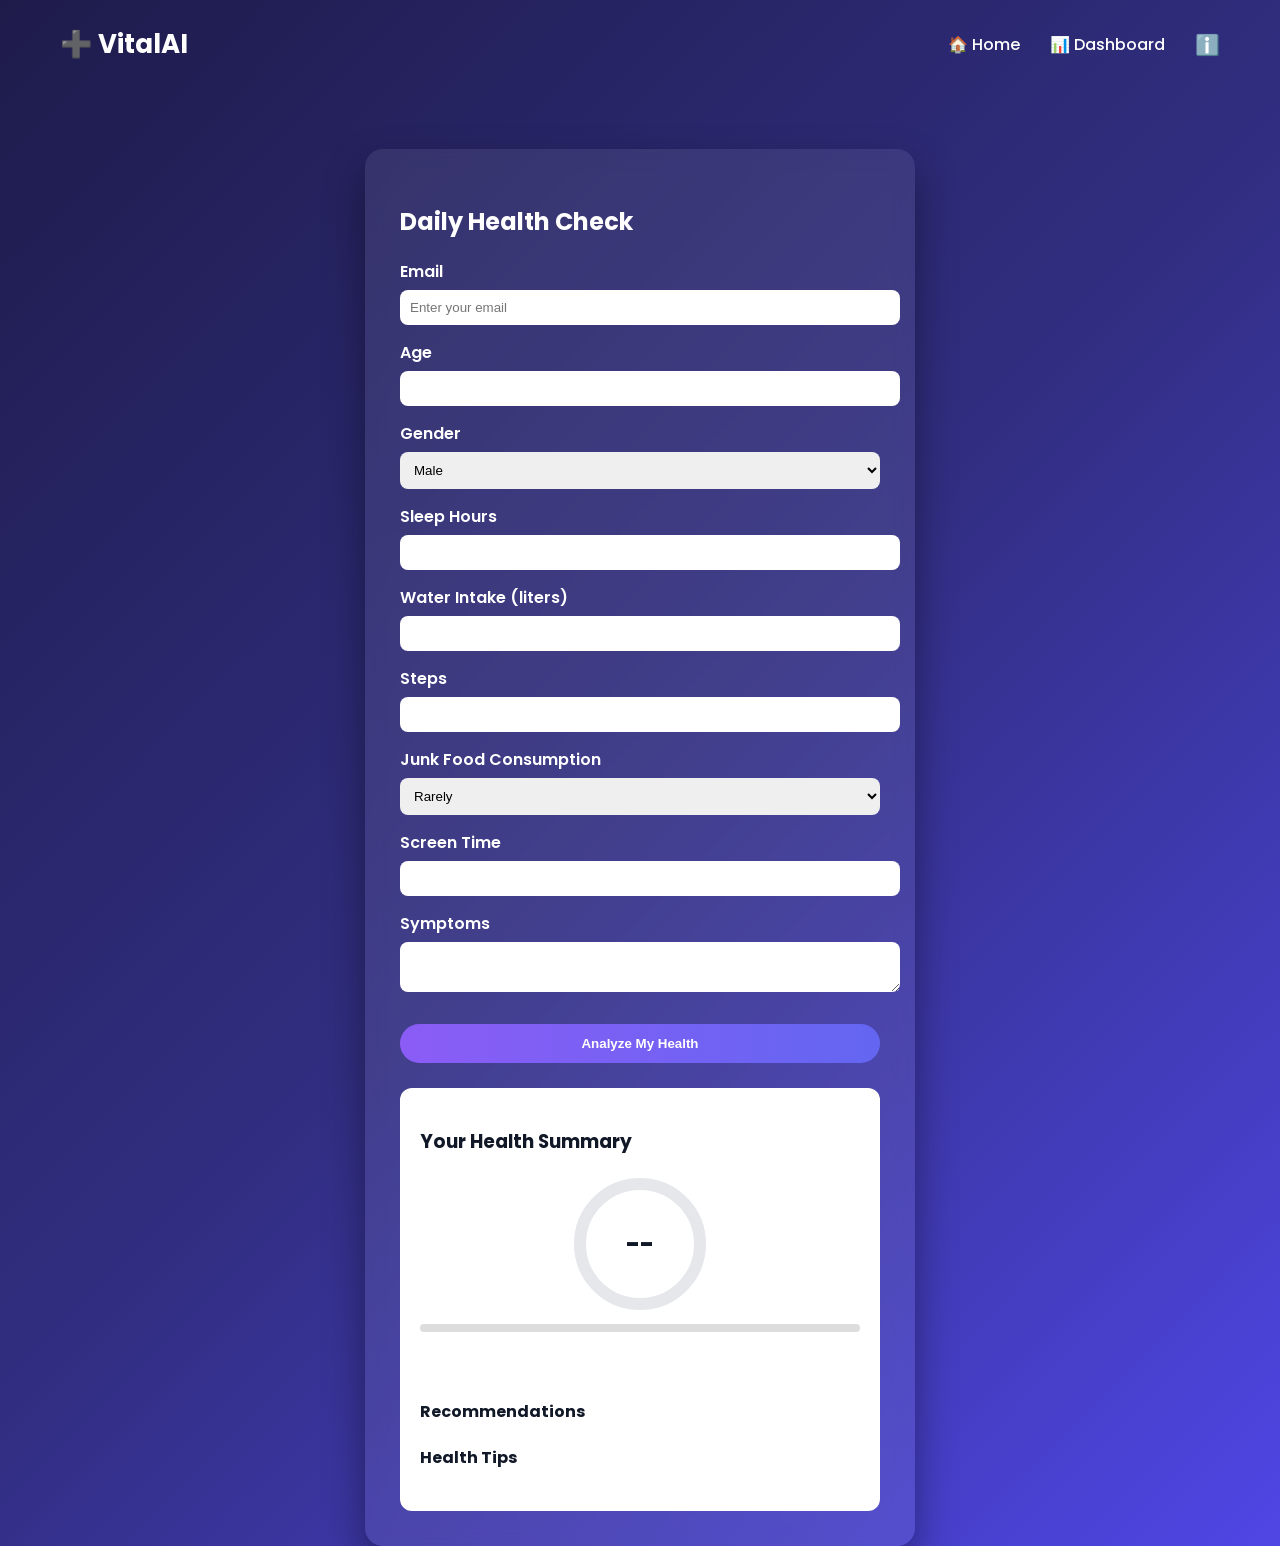
<file: templates/index.html>
<!DOCTYPE html>
<html lang="en">
<head>

<meta charset="UTF-8">
<title>VitalAI Health Assistant</title>

<link href="https://fonts.googleapis.com/css2?family=Poppins:wght@300;400;600;700&display=swap" rel="stylesheet">

<style>

body{
margin:0;
font-family:'Poppins',sans-serif;
background:linear-gradient(135deg,#1e1b4b,#312e81,#4f46e5);
color:white;
min-height:100vh;
}

/* NAVBAR */

.navbar{
display:flex;
justify-content:space-between;
align-items:center;
padding:25px 60px;
}

.logo{
font-size:26px;
font-weight:700;
}

.nav-links{
display:flex;
gap:30px;
align-items:center;
}

.nav-links a{
color:white;
text-decoration:none;
font-weight:500;
}

.info-btn{
cursor:pointer;
font-size:20px;
}

/* MAIN LAYOUT */

.main{
display:flex;
justify-content:center;
gap:60px;
margin-top:60px;
}

/* CARD */

.card{
width:480px;
padding:35px;
background:rgba(255,255,255,0.08);
backdrop-filter:blur(10px);
border-radius:18px;
box-shadow:0 20px 40px rgba(0,0,0,0.4);
}

/* INPUT */

.input-group{
margin-bottom:15px;
}

.input-group label{
display:block;
margin-bottom:6px;
font-weight:600;
}

input,select,textarea{
width:100%;
padding:10px;
border-radius:8px;
border:none;
}

/* BUTTON */

button{
width:100%;
padding:12px;
margin-top:10px;
border:none;
border-radius:25px;
background:linear-gradient(90deg,#8b5cf6,#6366f1);
color:white;
font-weight:600;
cursor:pointer;
}

/* RESULT */

.result{
margin-top:25px;
background:white;
color:#111827;
padding:20px;
border-radius:12px;
}

/* GAUGE */

.gauge{
width:140px;
height:140px;
margin:auto;
position:relative;
}

.gauge svg{
transform:rotate(-90deg);
}

.gauge circle{
fill:none;
stroke-width:12;
}

.gauge-bg{
stroke:#e5e7eb;
}

.gauge-progress{
stroke:#6366f1;
stroke-linecap:round;
stroke-dasharray:377;
stroke-dashoffset:377;
transition:1s;
}

.gauge-value{
position:absolute;
top:50%;
left:50%;
transform:translate(-50%,-50%);
font-size:26px;
font-weight:700;
}

/* PROGRESS BAR */

.progress{
height:8px;
background:#ddd;
border-radius:10px;
margin-top:10px;
overflow:hidden;
}

.progress-bar{
height:100%;
width:0%;
background:linear-gradient(90deg,#8b5cf6,#6366f1);
transition:.6s;
}

/* STATUS */

.badge{
padding:6px 14px;
border-radius:20px;
font-weight:600;
display:inline-block;
margin-top:10px;
}

.green{
background:#dcfce7;
color:#166534;
}

.yellow{
background:#fef9c3;
color:#92400e;
}

.red{
background:#fee2e2;
color:#991b1b;
}

/* TIPS PANEL */

.tips{
width:260px;
background:white;
color:#111827;
padding:20px;
border-radius:15px;
height:fit-content;
display:none;
}

</style>

</head>

<body>

<div class="navbar">

<div class="logo">
➕ VitalAI
</div>

<div class="nav-links">

<a href="/">🏠 Home</a>
<a href="/dashboard">📊 Dashboard</a>
<span class="info-btn" onclick="toggleTips()">ℹ️</span>

</div>

</div>


<div class="main">

<div class="card">

<h2>Daily Health Check</h2>

<form id="health-form">

 <div class="input-group">
<label>Email</label>
<input type="email" name="email" placeholder="Enter your email" required>
</div>   

<div class="input-group">
<label>Age</label>
<input type="number" name="age" required>
</div>

<div class="input-group">
<label>Gender</label>

<select name="gender" required>
<option value="male">Male</option>
<option value="female">Female</option>
<option value="other">Other</option>
</select>

</div>

<div class="input-group">
<label>Sleep Hours</label>
<input type="number" name="sleep_hours" required>
</div>

<div class="input-group">
<label>Water Intake (liters)</label>
<input type="number" name="water_liters" required>
</div>

<div class="input-group">
<label>Steps</label>
<input type="number" name="steps" required>
</div>

<div class="input-group">
<label>Junk Food Consumption</label>

<select name="junk_food">
<option value="rare">Rarely</option>
<option value="sometimes">Sometimes</option>
<option value="often">Often</option>
</select>

</div>

<div class="input-group">
<label>Screen Time</label>
<input type="number" name="screen_time" required>
</div>

<div class="input-group">
<label>Symptoms</label>
<textarea name="symptoms"></textarea>
</div>

<button type="submit">
Analyze My Health
</button>

</form>


<div class="result">

<h3>Your Health Summary</h3>

<div class="gauge">

<svg width="140" height="140">

<circle class="gauge-bg" cx="70" cy="70" r="60"></circle>

<circle id="gaugeProgress" class="gauge-progress" cx="70" cy="70" r="60"></circle>

</svg>

<div id="health-score" class="gauge-value">--</div>

</div>

<div class="progress">
<div id="score-progress" class="progress-bar"></div>
</div>

<p id="summary-text"></p>

<p id="doctor-advice" style="font-weight:600;color:#4f46e5;"></p>

<div id="health-status" class="badge"></div>

<h4>Recommendations</h4>
<ul id="recommendations-list"></ul>

<h4>Health Tips</h4>
<ul id="tips-list"></ul>

</div>

</div>


<div class="tips" id="tipsBox">

<h3>Healthy Tips</h3>

<ul>
<li>Sleep 7–8 hours daily</li>
<li>Drink 2–3 liters water</li>
<li>Walk 6000+ steps</li>
<li>Limit junk food</li>
<li>Reduce screen time</li>
</ul>

</div>

</div>


<script>

function toggleTips(){

const tips = document.getElementById("tipsBox")

if(tips.style.display==="block"){
tips.style.display="none"
}else{
tips.style.display="block"
}

}

const form=document.getElementById("health-form")

const score=document.getElementById("health-score")
const summary=document.getElementById("summary-text")
const rec=document.getElementById("recommendations-list")
const tips=document.getElementById("tips-list")
const badge=document.getElementById("health-status")
const progress=document.getElementById("score-progress")
const gauge=document.getElementById("gaugeProgress")

form.addEventListener("submit",async(e)=>{

e.preventDefault()

const data=new FormData(form)

const payload={}

data.forEach((v,k)=>payload[k]=v)

const res=await fetch("/analyze",{
method:"POST",
headers:{
"Content-Type":"application/json"
},
body:JSON.stringify(payload)
})

const result=await res.json()

score.textContent=result.health_score

progress.style.width=result.health_score+"%"

/* GAUGE ANIMATION */

const circumference = 2 * Math.PI * 60
const offset = circumference - (result.health_score/100)*circumference

gauge.style.strokeDashoffset = offset
gauge.style.strokeDasharray = circumference

/* STATUS */

if(result.health_score>=80){
badge.textContent="🟢 Healthy"
badge.className="badge green"
}

else if(result.health_score>=60){
badge.textContent="🟡 Moderate"
badge.className="badge yellow"
}

else{
badge.textContent="🔴 Risk"
badge.className="badge red"
}

summary.textContent = result.summary

document.getElementById("doctor-advice").textContent = result.doctor_advice


rec.innerHTML=""

result.recommendations.forEach(r=>{
const li=document.createElement("li")
li.textContent=r
rec.appendChild(li)
})

tips.innerHTML=""

result.tips.forEach(t=>{
const li=document.createElement("li")
li.textContent=t
tips.appendChild(li)
})

})

</script>

</body>
</html>
</file>
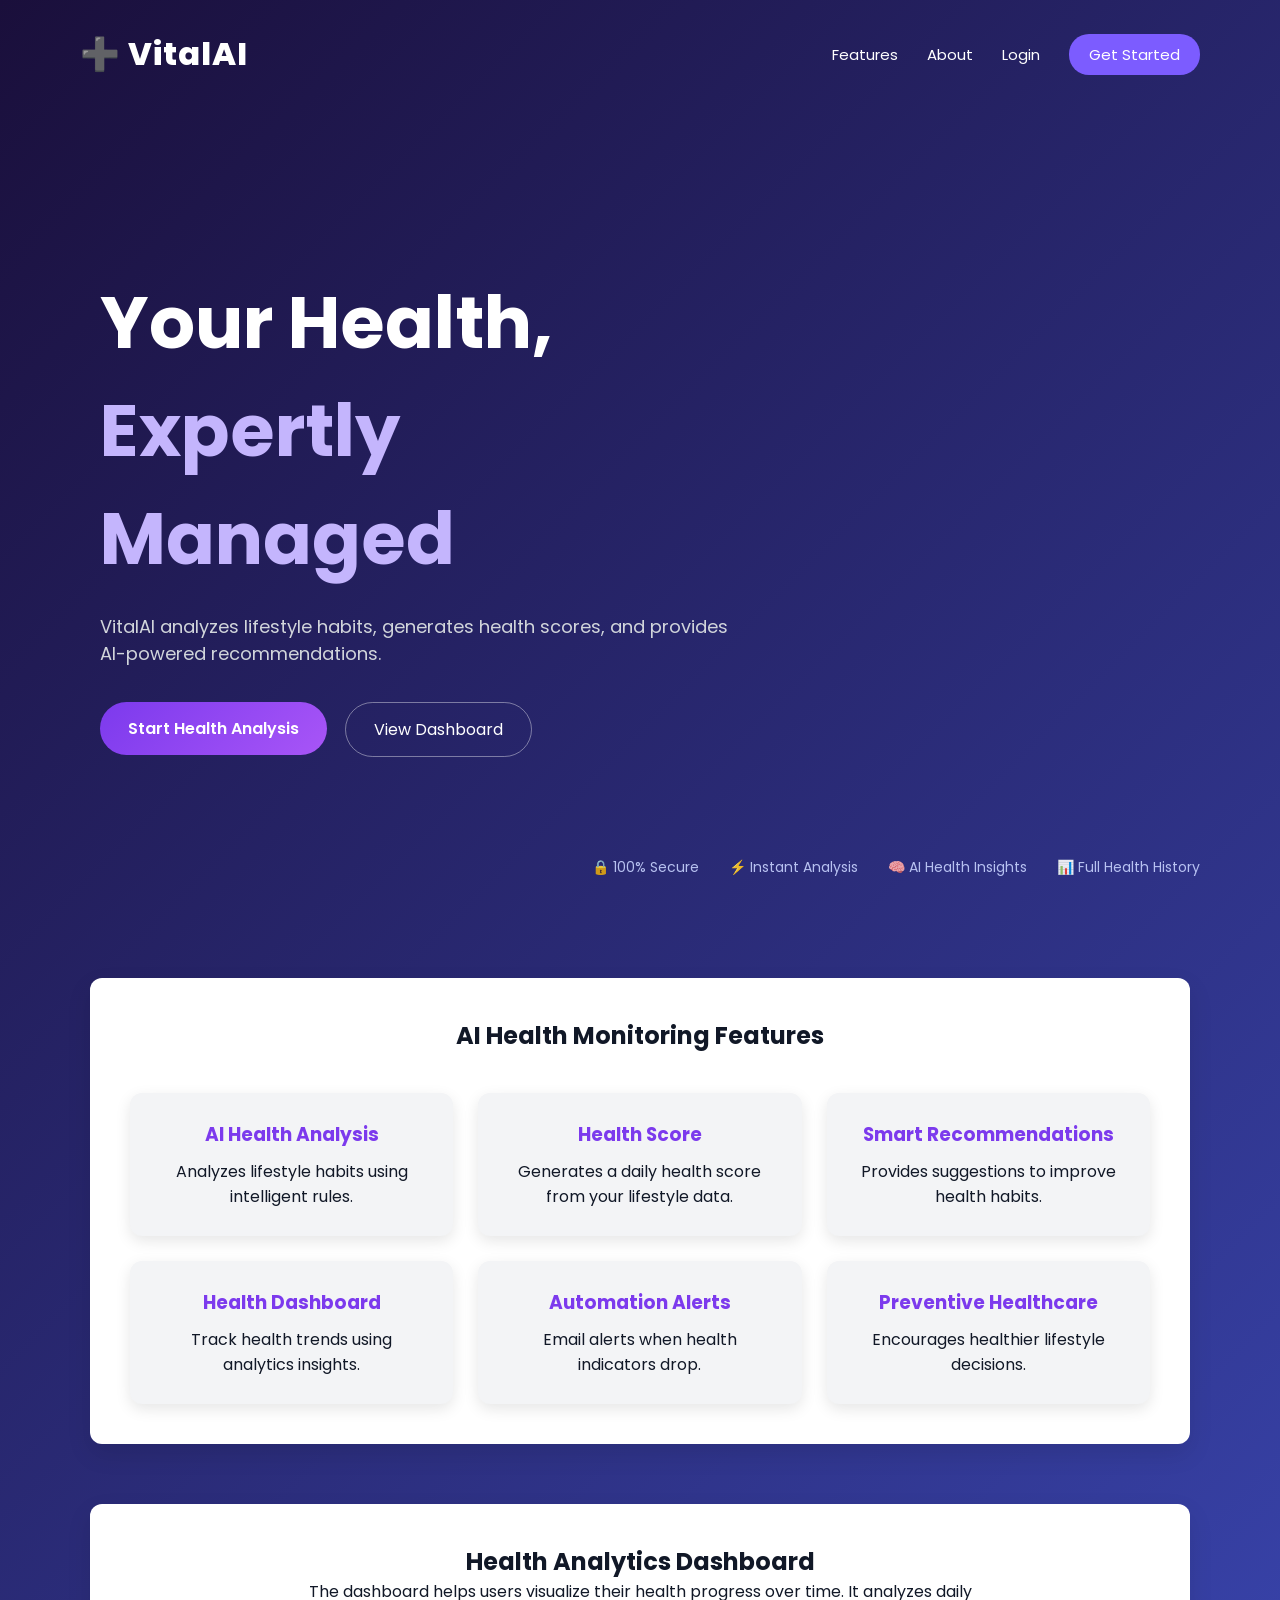
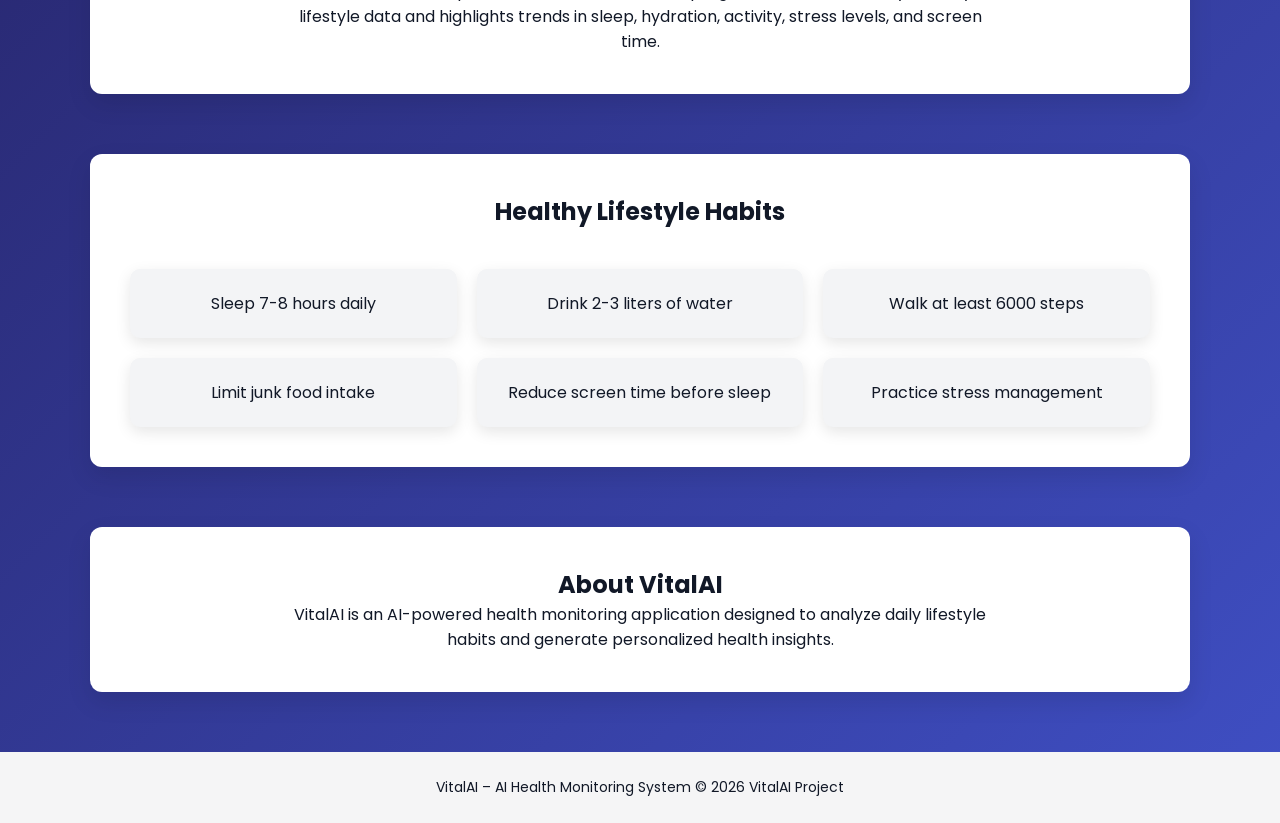
<file: templates/home.html>
<!DOCTYPE html>
<html lang="en">
<head>

<meta charset="UTF-8">
<title>VitalAI - AI Health Monitoring</title>

<link href="https://fonts.googleapis.com/css2?family=Poppins:wght@400;600;700&display=swap" rel="stylesheet">

<style>

*{
margin:0;
padding:0;
box-sizing:border-box;
font-family:'Poppins',sans-serif;
}

/* PAGE BACKGROUND */

body{
background:linear-gradient(135deg,#1a0f3b,#3f4fc4);
color:white;
}

/* NAVBAR */

.navbar{
display:flex;
justify-content:space-between;
align-items:center;
padding:30px 80px;
}

.logo{
font-size:32px;
font-weight:800;
letter-spacing:1px;
display:flex;
align-items:center;
gap:8px;
}

.logo span{
font-size:34px;
color:#a78bfa;
font-weight:900;
}

.nav-links a{
color:white;
text-decoration:none;
margin-left:25px;
font-size:15px;
}

.get-started{
background:#7c5cff;
padding:10px 20px;
border-radius:20px;
}

/* HERO */

.hero{
min-height:90vh;
display:flex;
align-items:center;
padding-left:100px;
position:relative;
}

.hero-features{
position:absolute;
bottom:40px;
right:80px;
display:flex;
gap:30px;
font-size:14px;
color:#c7d2fe;
}

.feature-item{
display:flex;
align-items:center;
gap:6px;
opacity:0.9;
}

.hero-container{
max-width:650px;
}

.hero h1{
font-size:72px;
font-weight:700;
margin-bottom:20px;
}

.hero h1 span{
color:#c4b5fd;
}

.hero p{
font-size:18px;
color:#d1d5db;
margin-bottom:35px;
}

.hero-buttons{
display:flex;
gap:18px;
}

.btn-primary{
background:linear-gradient(135deg,#7c3aed,#a855f7);
color:white;
border:none;
padding:14px 28px;
border-radius:30px;
font-size:16px;
font-weight:600;
cursor:pointer;
}

.btn-outline{
background:transparent;
border:1px solid rgba(255,255,255,0.4);
color:white;
padding:14px 28px;
border-radius:30px;
font-size:16px;
cursor:pointer;
}

html{
scroll-behavior:smooth;
}

/* SECTION BOX */

.section-box{
max-width:1100px;
margin:60px auto;
padding:40px;
background:white;
border-radius:12px;
box-shadow:0 10px 25px rgba(0,0,0,0.1);
color:#111827;
text-align:center;
}

/* FEATURES GRID */

.features{
display:grid;
grid-template-columns:repeat(3,1fr);
gap:25px;
margin-top:40px;
}

/* FEATURE CARD */

.feature-card{
background:#f3f4f6;
padding:25px;
border-radius:12px;
box-shadow:0 5px 15px rgba(0,0,0,0.1);
border:2px solid transparent;
transition:all 0.3s ease;
}

.feature-card h3{
color:#7c3aed;
margin-bottom:10px;
}

.feature-card:hover{
border-color:#7c3aed;
box-shadow:
0 0 10px rgba(124,58,237,0.6),
0 0 20px rgba(124,58,237,0.4),
0 0 30px rgba(124,58,237,0.2);
transform:translateY(-5px);
}

/* HABITS */

.habits{
display:grid;
grid-template-columns:repeat(3,1fr);
gap:20px;
margin-top:40px;
}

.habit{
background:#f3f4f6;
padding:20px;
border-radius:10px;
box-shadow:0 5px 15px rgba(0,0,0,0.1);
border:2px solid transparent;
transition:all 0.3s ease;
}

.habit:hover{
border-color:#7c3aed;
box-shadow:
0 0 10px rgba(124,58,237,0.6),
0 0 20px rgba(124,58,237,0.4),
0 0 30px rgba(124,58,237,0.2);
transform:translateY(-4px);
}

/* FOOTER */

.footer{
background:#f5f5f6;
color:#111827;
text-align:center;
padding:25px;
font-size:14px;
}

</style>

</head>

<body>

<!-- NAVBAR -->

<div class="navbar">

<div class="logo">➕ VitalAI</div>

<div class="nav-links">
<a href="#features">Features</a>
<a href="#about">About</a>
<a href="/login">Login</a>
<a href="/signup" class="get-started">Get Started</a>
</div>

</div>

<!-- HERO -->

<section class="hero">

<div class="hero-container">

<h1>Your Health,<br><span>Expertly Managed</span></h1>

<p>
VitalAI analyzes lifestyle habits, generates health scores,
and provides AI-powered recommendations.
</p>

<div class="hero-buttons">

<a href="/login">
<button class="btn-primary">Start Health Analysis</button>
</a>

<a href="/login">
<button class="btn-outline">View Dashboard</button>
</a>

</div>
<div class="hero-features">

<div class="feature-item">🔒 100% Secure</div>
<div class="feature-item">⚡ Instant Analysis</div>
<div class="feature-item">🧠 AI Health Insights</div>
<div class="feature-item">📊 Full Health History</div>

</div>
</div>

</section>


<!-- FEATURES -->

<section id="features" class="section-box">

<h2>AI Health Monitoring Features</h2>

<div class="features">

<div class="feature-card">
<h3>AI Health Analysis</h3>
<p>Analyzes lifestyle habits using intelligent rules.</p>
</div>

<div class="feature-card">
<h3>Health Score</h3>
<p>Generates a daily health score from your lifestyle data.</p>
</div>

<div class="feature-card">
<h3>Smart Recommendations</h3>
<p>Provides suggestions to improve health habits.</p>
</div>

<div class="feature-card">
<h3>Health Dashboard</h3>
<p>Track health trends using analytics insights.</p>
</div>

<div class="feature-card">
<h3>Automation Alerts</h3>
<p>Email alerts when health indicators drop.</p>
</div>

<div class="feature-card">
<h3>Preventive Healthcare</h3>
<p>Encourages healthier lifestyle decisions.</p>
</div>

</div>

</section>


<!-- DASHBOARD INFO -->

<section class="section-box">

<h2>Health Analytics Dashboard</h2>

<p style="max-width:700px;margin:auto">

The dashboard helps users visualize their health progress over time.
It analyzes daily lifestyle data and highlights trends in sleep,
hydration, activity, stress levels, and screen time.

</p>

</section>


<!-- HABITS -->

<section class="section-box">

<h2>Healthy Lifestyle Habits</h2>

<div class="habits">

<div class="habit">Sleep 7-8 hours daily</div>
<div class="habit">Drink 2-3 liters of water</div>
<div class="habit">Walk at least 6000 steps</div>
<div class="habit">Limit junk food intake</div>
<div class="habit">Reduce screen time before sleep</div>
<div class="habit">Practice stress management</div>

</div>

</section>


<!-- ABOUT -->

<section id="about" class="section-box">
<h2>About VitalAI</h2>
<p style="max-width:700px;margin:auto">

VitalAI is an AI-powered health monitoring application designed to
analyze daily lifestyle habits and generate personalized health insights.

</p>

</section>


<!-- FOOTER -->

<div class="footer">
VitalAI – AI Health Monitoring System  
© 2026 VitalAI Project
</div>

</body>
</html>
</file>
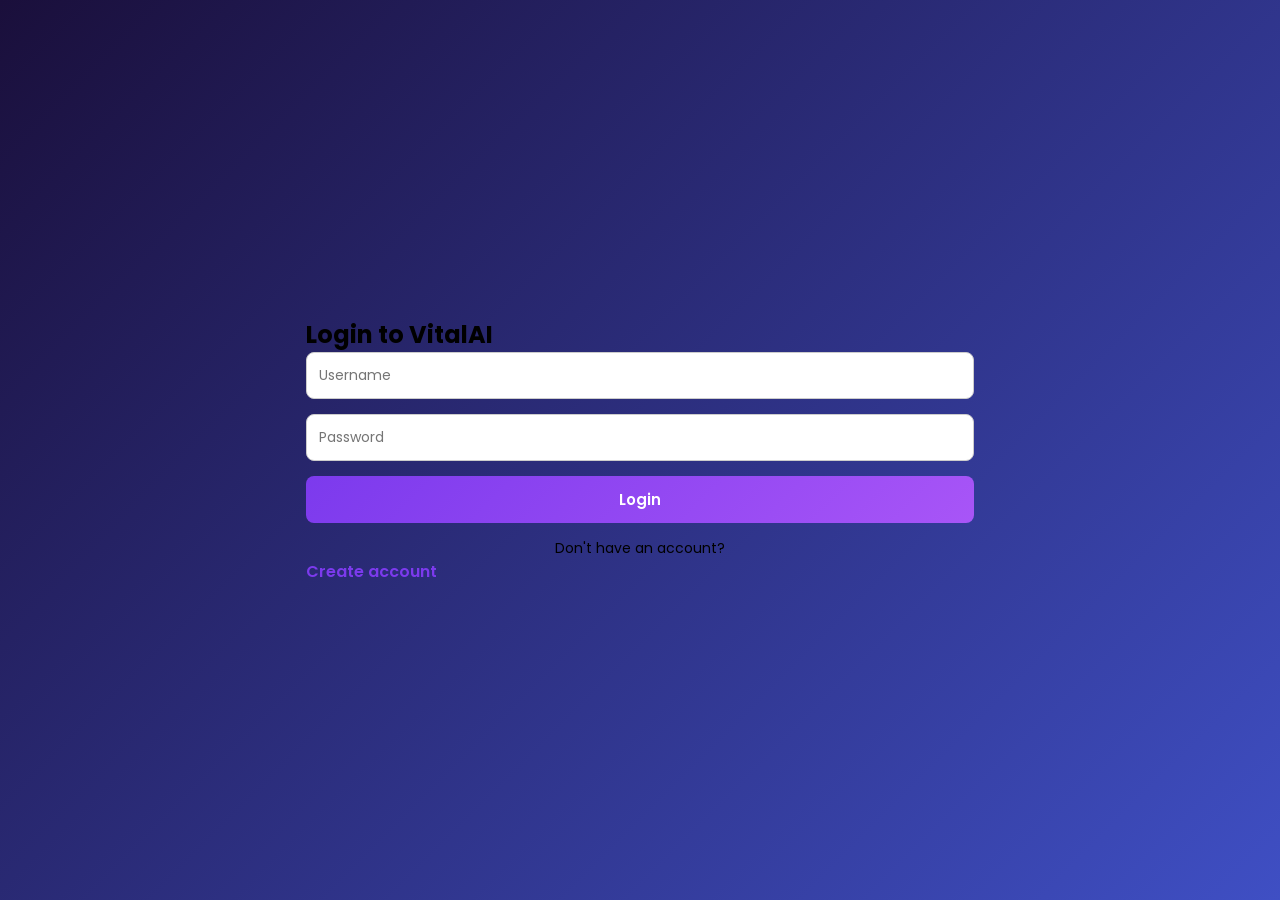
<file: templates/Login.html>
<!DOCTYPE html>
<html lang="en">
<head>

<meta charset="UTF-8">
<title>VitalAI Login</title>

<link href="https://fonts.googleapis.com/css2?family=Poppins:wght@400;600&display=swap" rel="stylesheet">

<style>

*{
margin:0;
padding:0;
box-sizing:border-box;
font-family:'Poppins',sans-serif;
}

body{
height:100vh;
display:flex;
justify-content:center;
align-items:center;
background:linear-gradient(135deg,#1a0f3b,#3f4fc4);
}

.login-box{
background:white;
padding:40px;
border-radius:16px;
width:360px;
box-shadow:0 20px 40px rgba(0,0,0,0.3);
}

.login-box h2{
text-align:center;
margin-bottom:20px;
color:#111827;
}

input{
width:100%;
padding:12px;
margin-bottom:15px;
border-radius:8px;
border:1px solid #ccc;
font-size:14px;
}

button{
width:100%;
padding:12px;
border:none;
border-radius:8px;
background:linear-gradient(135deg,#7c3aed,#a855f7);
color:white;
font-weight:600;
font-size:15px;
cursor:pointer;
}

button:hover{
opacity:.9;
}

p{
text-align:center;
margin-top:15px;
font-size:14px;
}

a{
color:#7c3aed;
text-decoration:none;
font-weight:600;
}

</style>

</head>

<body>

<form method="POST">

<h2>Login to VitalAI</h2>

<input type="text" name="username" placeholder="Username" required>

<input type="password" name="password" placeholder="Password" required>

<button type="submit">Login</button>

<p>Don't have an account?</p>

<a href="/signup">Create account</a>

</form>
</body>
</html>
</file>
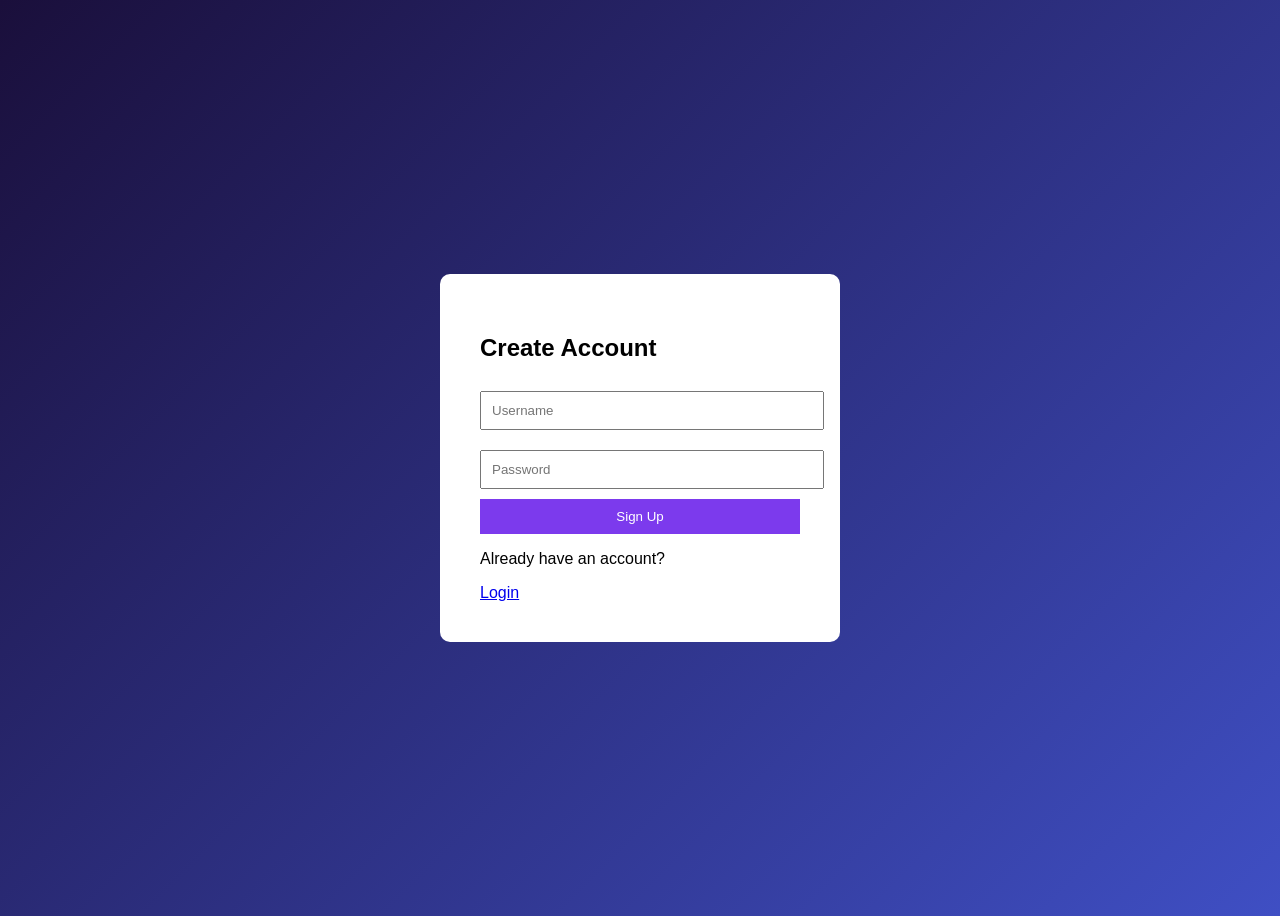
<file: templates/signup.html>
<!DOCTYPE html>
<html>
<head>

<title>Sign Up - VitalAI</title>

<style>

body{
font-family:Arial;
display:flex;
justify-content:center;
align-items:center;
height:100vh;
background:linear-gradient(135deg,#1a0f3b,#3f4fc4);
}

.box{
background:white;
padding:40px;
border-radius:10px;
width:320px;
}

input{
width:100%;
padding:10px;
margin:10px 0;
}

button{
width:100%;
padding:10px;
background:#7c3aed;
color:white;
border:none;
cursor:pointer;
}

</style>

</head>

<body>

<form class="box" method="POST">

<h2>Create Account</h2>

<input type="text" name="username" placeholder="Username" required>

<input type="password" name="password" placeholder="Password" required>

<button type="submit">Sign Up</button>

<p>Already have an account?</p>

<a href="/login">Login</a>

</form>

</body>
</html>
</file>
